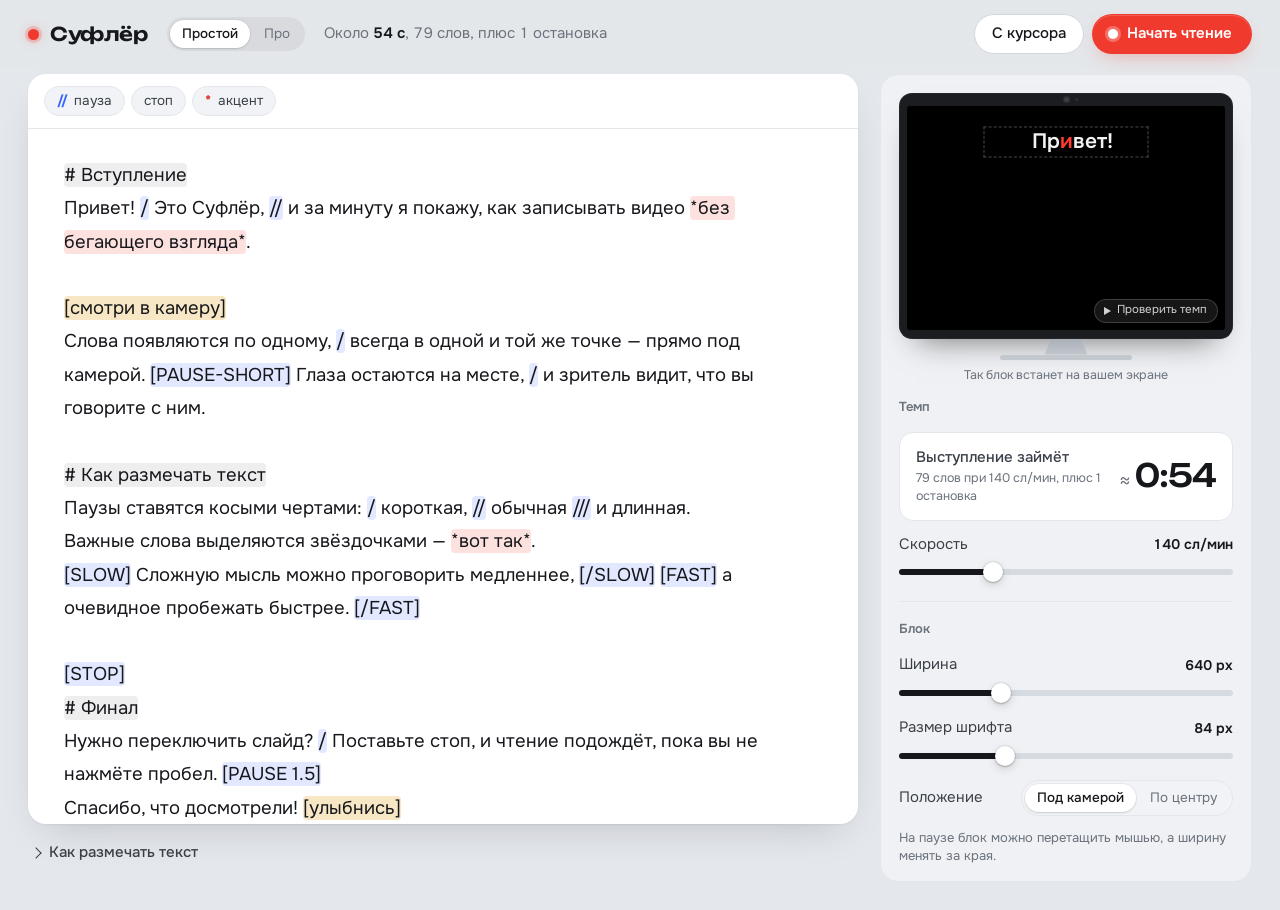
<file: index.html>
<!doctype html>
<html lang="ru">
<head>
  <meta charset="utf-8">
  <meta name="viewport" content="width=device-width, initial-scale=1">
  <title>Суфлёр</title>
  <meta name="description" content="Суфлёр для записи видео: слова по одному в одной точке экрана, темп и паузы задаются разметкой в тексте.">
  <link rel="preconnect" href="https://fonts.googleapis.com">
  <link rel="preconnect" href="https://fonts.gstatic.com" crossorigin>
  <link href="https://fonts.googleapis.com/css2?family=Onest:wght@400;500;600;700&family=Unbounded:wght@500;600&family=Golos+Text:wght@400;600;700&family=PT+Serif:wght@400;700&family=JetBrains+Mono:wght@400;600;700&display=swap" rel="stylesheet">
  <link rel="stylesheet" href="styles.css">
</head>
<body>
  <div class="app" id="app">
    <header class="topbar">
      <div class="brand"><span class="tally" aria-hidden="true"></span><span class="wordmark">Суфлёр</span></div>
      <div class="seg mode-switch" id="mode" role="radiogroup" aria-label="Режим интерфейса">
        <button type="button" data-v="simple" title="Минимум настроек">Простой</button><button type="button" data-v="pro" title="Все настройки">Про</button>
      </div>
      <div class="stats" id="stats" aria-live="polite"></div>
      <div class="actions">
        <button class="btn" id="startCursor" type="button" title="Начать со слова под курсором (⌘/Ctrl + Enter)">С курсора</button>
        <button class="btn btn-rec" id="start" type="button"><span class="rec-dot" aria-hidden="true"></span>Начать чтение</button>
      </div>
    </header>

    <main class="layout">
      <section class="editor-col" aria-label="Текст">
        <div class="sheet">
          <div class="toolbar" id="toolbar" role="toolbar" aria-label="Вставить разметку">
            <button type="button" class="chip" data-simple data-insert="//" title="Пауза на секунду"><span class="glyph">//</span>пауза</button>
            <button type="button" class="chip" data-pro data-insert="/" title="Короткая пауза, 0,5 с"><span class="glyph">/</span>короткая</button>
            <button type="button" class="chip" data-pro data-insert="//" title="Обычная пауза, 1 с"><span class="glyph">//</span>пауза</button>
            <button type="button" class="chip" data-pro data-insert="///" title="Длинная пауза, 2 с"><span class="glyph">///</span>длинная</button>
            <button type="button" class="chip" data-pro data-insert="[PAUSE 2]" title="Пауза точной длины в секундах">пауза 2 с</button>
            <button type="button" class="chip" data-insert="[STOP]" title="Остановиться и ждать пробела">стоп</button>
            <span class="sep" data-pro aria-hidden="true"></span>
            <button type="button" class="chip" data-wrap="*|*" title="Выделить акцент"><span class="glyph glyph-emph">*</span>акцент</button>
            <button type="button" class="chip" data-pro data-wrap="[SLOW] | [/SLOW]" title="Медленнее участок">медленнее</button>
            <button type="button" class="chip" data-pro data-wrap="[FAST] | [/FAST]" title="Быстрее участок">быстрее</button>
            <button type="button" class="chip" data-pro data-insert="[смотри в камеру]" title="Ремарка: видна над словом, не читается"><span class="glyph glyph-cue">[ ]</span>ремарка</button>
            <button type="button" class="chip" data-pro data-line="# " title="Раздел: не показывается, по нему можно перейти"><span class="glyph glyph-sec">#</span>раздел</button>
          </div>

          <div class="editor" id="editorWrap">
            <div class="editor-mirror" id="mirror" aria-hidden="true"></div>
            <textarea id="text" spellcheck="true" aria-label="Текст выступления" placeholder="Вставьте текст выступления. Паузы ставятся косыми чертами: / // ///, акценты звёздочками: *слово*"></textarea>
          </div>
        </div>

        <details class="cheatsheet" id="cheatsheet">
          <summary>Как размечать текст</summary>
          <dl>
            <dt><code>/</code> <code>//</code> <code>///</code></dt><dd>Короткая, обычная и длинная пауза. То же словами: <code>[PAUSE-SHORT]</code> <code>[PAUSE]</code> <code>[PAUSE-LONG]</code></dd>
            <dt data-pro><code>[PAUSE 2.5]</code></dt><dd data-pro>Пауза точной длины в секундах</dd>
            <dt><code>[STOP]</code></dt><dd>Остановка до нажатия пробела. Удобно, чтобы переключить слайд или перевести дыхание</dd>
            <dt><code>*слово*</code></dt><dd>Акцент: слово выделено цветом и показывается чуть дольше. Можно выделить несколько слов</dd>
            <dt data-pro><code>[SLOW]…[/SLOW]</code></dt><dd data-pro>Участок медленнее (×0,75). <code>[FAST]…[/FAST]</code> быстрее (×1,3), <code>[SPEED 0.8]…[/SPEED]</code> задаёт свой множитель</dd>
            <dt data-pro><code>[любой текст]</code></dt><dd data-pro>Ремарка: мелко над словом, читать её не нужно. Например <code>[улыбнись]</code></dd>
            <dt data-pro><code># Заголовок</code></dt><dd data-pro>Раздел. На экране его нет, но на паузе можно перейти к нему и перезаписать дубль</dd>
            <dt>Пустая строка, знаки</dt><dd>Абзацы и знаки препинания сами добавляют паузы<span data-pro>. Их силу меняет настройка «Паузы на знаках»</span></dd>
            <dt data-simple>Ещё</dt><dd data-simple>Замедление, ускорение, ремарки и разделы описаны в режиме «Про». Если они уже есть в тексте, то работают и здесь</dd>
            <dt data-pro>По-русски</dt><dd data-pro>Команды можно писать и так: <code>[ПАУЗА]</code> <code>[ПАУЗА 2]</code> <code>[СТОП]</code> <code>[МЕДЛЕННО]</code> <code>[БЫСТРО]</code></dd>
          </dl>
        </details>
      </section>

      <aside class="settings-col" aria-label="Настройки">
        <figure class="monitor" id="monitor" aria-label="Где на экране будет блок">
          <div class="monitor-body" id="monitorBody">
            <span class="cam" aria-hidden="true"></span>
            <span class="cam-led" aria-hidden="true"></span>
            <div class="monitor-screen" id="monitorScreen">
              <div class="monitor-block" id="monitorBlock"><div class="monitor-word" id="monitorWord"></div></div>
              <button type="button" class="monitor-play" id="monitorPlay">Проверить темп</button>
            </div>
          </div>
          <div class="monitor-stand" aria-hidden="true"></div>
          <figcaption>Так блок встанет на вашем экране</figcaption>
        </figure>

        <fieldset class="group">
          <legend>Темп</legend>
          <div class="duration" aria-live="polite">
            <span class="duration-label">Выступление займёт</span>
            <span class="duration-value"><span class="approx">≈</span><b id="durationValue">0:00</b></span>
            <span class="duration-note" id="durationNote"></span>
          </div>
          <label class="row"><span>Скорость</span><output id="wpmOut"></output>
            <input type="range" id="wpm" min="60" max="360" step="5"></label>
          <div class="row" data-pro><span>Слов за раз</span>
            <div class="seg" id="chunk" role="radiogroup" aria-label="Слов за раз">
              <button type="button" data-v="1">1</button><button type="button" data-v="2">2</button><button type="button" data-v="3">3</button>
            </div></div>
          <label class="row" data-pro><span>Паузы на знаках</span><output id="punctFactorOut"></output>
            <input type="range" id="punctFactor" min="0" max="2.5" step="0.1"></label>
          <label class="switch" data-pro><span>Длинные слова дольше</span><input type="checkbox" id="lengthAware"></label>
          <div class="row pauses" data-pro><span>Паузы, с</span>
            <label title="Короткая: /"><input type="number" id="pShort" min="0" max="10" step="0.1"><small>/</small></label>
            <label title="Обычная: //"><input type="number" id="pMedium" min="0" max="10" step="0.1"><small>//</small></label>
            <label title="Длинная: ///"><input type="number" id="pLong" min="0" max="20" step="0.1"><small>///</small></label>
          </div>
        </fieldset>

        <fieldset class="group">
          <legend>Блок</legend>
          <label class="row"><span>Ширина</span><output id="widthOut"></output>
            <input type="range" id="width" min="160" max="1800" step="10"></label>
          <label class="row"><span>Размер шрифта</span><output id="fontSizeOut"></output>
            <input type="range" id="fontSize" min="24" max="220" step="2"></label>
          <div class="row"><span>Положение</span>
            <div class="seg" id="posPreset" role="radiogroup" aria-label="Положение блока">
              <button type="button" data-v="camera">Под камерой</button><button type="button" data-v="center">По центру</button>
            </div></div>
          <label class="row" data-pro><span>По горизонтали</span><output id="posXOut"></output>
            <input type="range" id="posX" min="0" max="100" step="1"></label>
          <label class="row" data-pro><span>По вертикали</span><output id="posYOut"></output>
            <input type="range" id="posY" min="0" max="100" step="1"></label>
          <p class="hint">На паузе блок можно перетащить мышью, а ширину менять за края.</p>
        </fieldset>

        <fieldset class="group" data-pro>
          <legend>Вид</legend>
          <label class="row"><span>Шрифт</span>
            <select id="font">
              <option value="Onest">Onest</option>
              <option value="Golos Text">Golos Text</option>
              <option value="PT Serif">PT Serif</option>
              <option value="JetBrains Mono">JetBrains Mono</option>
            </select></label>
          <div class="row"><span>Начертание</span>
            <div class="seg" id="weight" role="radiogroup" aria-label="Начертание">
              <button type="button" data-v="400">Обычное</button><button type="button" data-v="600">Жирное</button>
            </div></div>
          <div class="row"><span>Тема</span>
            <div class="seg" id="theme" role="radiogroup" aria-label="Тема">
              <button type="button" data-v="dark">Тёмная</button><button type="button" data-v="light">Светлая</button><button type="button" data-v="amber">Янтарь</button>
            </div></div>
          <div class="row"><span>Выравнивание</span>
            <div class="seg" id="align" role="radiogroup" aria-label="Выравнивание">
              <button type="button" data-v="orp" title="Буква фокуса всегда в одной точке">По фокусу</button><button type="button" data-v="center">По центру</button>
            </div></div>
          <label class="switch"><span>Засечки над буквой фокуса</span><input type="checkbox" id="guides"></label>
          <label class="switch"><span>Рамка блока во время чтения</span><input type="checkbox" id="frame"></label>
          <label class="switch"><span>Зеркально, для суфлёра со стеклом</span><input type="checkbox" id="flip"></label>
        </fieldset>

        <fieldset class="group">
          <legend>Запуск</legend>
          <label class="switch"><span>Бип на обратном отсчёте</span><input type="checkbox" id="beep"></label>
          <div class="row" data-pro><span>Обратный отсчёт</span>
            <div class="seg" id="countdown" role="radiogroup" aria-label="Обратный отсчёт">
              <button type="button" data-v="0">нет</button><button type="button" data-v="3">3 с</button><button type="button" data-v="5">5 с</button>
            </div></div>
          <label class="switch" data-pro><span>Во весь экран</span><input type="checkbox" id="fullscreen"></label>
          <label class="switch" data-pro><span>Полоска прогресса во время чтения</span><input type="checkbox" id="progress"></label>
          <button type="button" class="link" id="reset">Сбросить настройки</button>
        </fieldset>
      </aside>
    </main>
  </div>

  <!-- Сцена чтения -->
  <div class="stage" id="stage" hidden>
    <div class="stage-inner" id="stageInner">
      <div class="block" id="block">
        <div class="cue" id="cue"></div>
        <div class="line" id="line">
          <div class="word" id="word"></div>
          <i class="guide guide-top" aria-hidden="true"></i>
          <i class="guide guide-bottom" aria-hidden="true"></i>
        </div>
        <div class="pausebar" id="pausebar"><i></i></div>
        <span class="handle handle-l" data-handle="l" aria-hidden="true"></span>
        <span class="handle handle-r" data-handle="r" aria-hidden="true"></span>
      </div>
    </div>

    <div class="stage-progress" id="stageProgress"><i></i></div>
    <div class="toast" id="toast" role="status"></div>

    <div class="hud" id="hud">
      <div class="hud-top">
        <div class="hud-where" id="hudWhere"></div>
        <button type="button" class="hud-btn" id="exitStage">Выйти <kbd>Esc</kbd></button>
      </div>
      <div class="hud-panel">
        <div class="hud-sections" id="hudSections"></div>
        <p class="hud-context" id="hudContext"></p>
        <div class="hud-controls">
          <button type="button" class="hud-btn hud-play" id="hudPlay">Продолжить <kbd>Пробел</kbd></button>
          <button type="button" class="hud-btn" id="hudBackSentence">К началу предложения <kbd>⇧←</kbd></button>
          <button type="button" class="hud-btn" id="hudRestart">С начала <kbd>R</kbd></button>
        </div>
        <p class="hud-keys"><kbd>←</kbd><kbd>→</kbd> слово · <kbd>↑</kbd><kbd>↓</kbd> скорость · <kbd>+</kbd><kbd>−</kbd> шрифт · <kbd>[</kbd><kbd>]</kbd> ширина · <kbd>F</kbd> весь экран<span data-pro> · <kbd>M</kbd> зеркало</span></p>
      </div>
    </div>
  </div>

  <script src="parser.js"></script>
  <script src="app.js"></script>
</body>
</html>
</file>
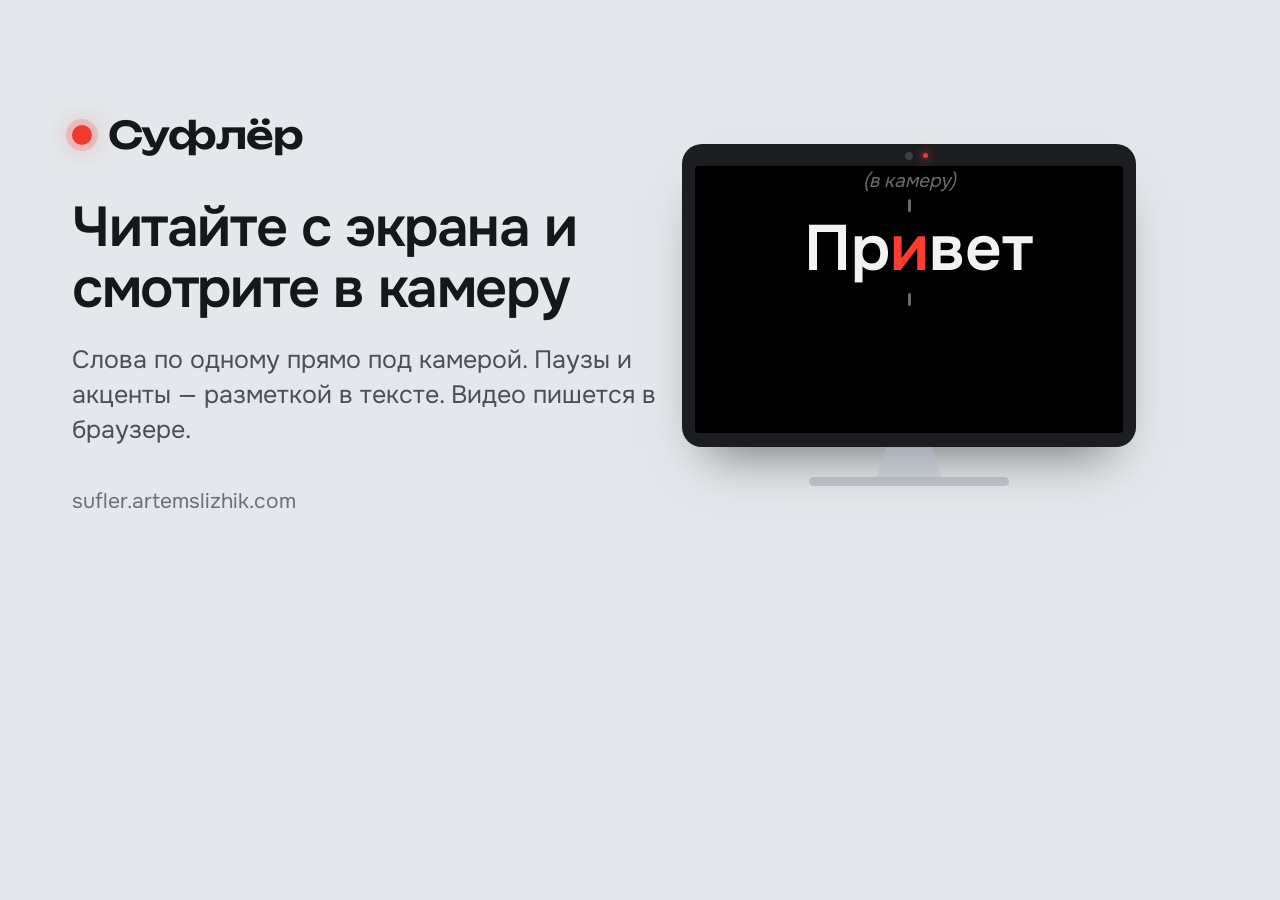
<file: scripts/og.html>
<!doctype html>
<html lang="ru">
<head>
<meta charset="utf-8">
<!-- Исходник OG-картинки (1200×630). Перерисовать: см. README, раздел «SEO». -->
<link href="https://fonts.googleapis.com/css2?family=Onest:wght@400;600&family=Unbounded:wght@600&display=block" rel="stylesheet">
<style>
  * { box-sizing: border-box; margin: 0; }
  html, body { width: 1200px; height: 630px; overflow: hidden; }
  body { background: #e4e7eb; font-family: "Onest", sans-serif; color: #15171b; display: grid; grid-template-columns: 590px 1fr; align-items: center; padding: 0 64px 0 72px; gap: 20px; }
  .brand { display: flex; align-items: center; gap: 16px; font: 600 38px/1 "Unbounded", sans-serif; letter-spacing: -0.02em; }
  .tally { width: 20px; height: 20px; border-radius: 50%; background: #ef3a2d; box-shadow: 0 0 0 6px rgba(239, 58, 45, 0.18), 0 0 22px rgba(239, 58, 45, 0.45); }
  h1 { margin-top: 44px; font-weight: 600; font-size: 56px; line-height: 1.08; letter-spacing: -0.025em; }
  p { margin-top: 24px; font-size: 25px; line-height: 1.4; color: #4a5059; }
  .url { margin-top: 40px; font-size: 21px; color: #6b727c; }
  .monitor { display: flex; flex-direction: column; align-items: center; }
  .body { position: relative; width: 100%; padding: 22px 13px 14px; border-radius: 20px; background: #1b1d21; box-shadow: 0 30px 50px -26px rgba(0, 0, 0, 0.55); }
  .cam { position: absolute; top: 8px; left: 50%; width: 8px; height: 8px; margin-left: -4px; border-radius: 50%; background: #3a3f47; }
  .led { position: absolute; top: 9.5px; left: calc(50% + 14px); width: 5px; height: 5px; border-radius: 50%; background: #ef3a2d; box-shadow: 0 0 8px 2px rgba(239, 58, 45, 0.5); }
  .screen { position: relative; aspect-ratio: 16 / 10; border-radius: 4px; background: #000; }
  .word { position: absolute; left: 0; right: 0; top: 17%; display: grid; grid-template-columns: 1fr auto 1fr; color: #f2f2f2; font-weight: 600; font-size: 64px; line-height: 1.2; }
  .word .pre { text-align: right; } .word .pivot { color: #ff3b30; }
  .tick { position: absolute; left: 50%; width: 3px; height: 13px; margin-left: -1.5px; background: rgba(255, 255, 255, 0.42); border-radius: 2px; }
  .t1 { top: calc(17% - 12px); } .t2 { top: calc(17% + 82px); }
  .cue { position: absolute; left: 0; right: 0; top: calc(17% - 42px); text-align: center; color: rgba(255, 255, 255, 0.42); font-style: italic; font-size: 19px; }
  .neck { width: 18%; height: 30px; background: linear-gradient(#aab0b8, #c3c8cf); clip-path: polygon(22% 0, 78% 0, 90% 100%, 10% 100%); }
  .foot { width: 44%; height: 9px; border-radius: 5px; background: #c3c8cf; }
</style>
</head>
<body>
  <div>
    <div class="brand"><span class="tally"></span>Суфлёр</div>
    <h1>Читайте с экрана и смотрите в камеру</h1>
    <p>Слова по одному прямо под камерой. Паузы и акценты — разметкой в тексте. Видео пишется в браузере.</p>
    <div class="url">sufler.artemslizhik.com</div>
  </div>
  <div class="monitor">
    <div class="body">
      <span class="cam"></span><span class="led"></span>
      <div class="screen">
        <div class="cue">(в камеру)</div>
        <i class="tick t1"></i>
        <div class="word"><span class="pre">Пр</span><span class="pivot">и</span><span class="post">вет</span></div>
        <i class="tick t2"></i>
      </div>
    </div>
    <div class="neck"></div>
    <div class="foot"></div>
  </div>
</body>
</html>
</file>
<file: styles.css>
/* Суфлёр. Палитра — студийное оборудование: алюминий, матово-чёрный корпус монитора,
   красный — только сигнал записи (кнопка, буква фокуса, огонёк камеры). */
:root {
  --canvas: #e4e7eb;
  --panel: #eff1f4;
  --sheet: #ffffff;
  --ink: #15171b;
  --ink-2: #3b4048;
  --muted: #6b727c;
  --line: #d2d7dd;
  --line-soft: #e3e7eb;
  --track: #d6dbe1;
  --chip: #f1f3f6;
  --on: #15171b;
  --knob: #ffffff;
  --tally: #ef3a2d;
  --tally-deep: #cf2a1e;
  --tally-glow: rgba(239, 58, 45, 0.38);
  --focus: #3563ff;
  --metal: #c3c8cf;
  --metal-deep: #aab0b8;
  --bezel: #1b1d21;
  --hl-cmd: rgba(53, 99, 255, 0.15);
  --hl-cue: rgba(222, 160, 20, 0.25);
  --hl-emph: rgba(239, 58, 45, 0.15);
  --hl-sec: rgba(21, 23, 27, 0.07);
  --c-cmd: #3563ff;
  --c-cue: #b57b00;
  --c-emph: #e0352a;
  --shadow-sheet: 0 1px 2px rgba(20, 30, 45, 0.05), 0 16px 40px -18px rgba(20, 30, 45, 0.22);
  --shadow-ctl: 0 1px 2px rgba(20, 30, 45, 0.14), 0 0 0 1px rgba(20, 30, 45, 0.04);
  --r-sheet: 18px;
  --r-card: 14px;
  --r-ctl: 9px;
  --ui: "Onest", system-ui, -apple-system, "Segoe UI", sans-serif;
  --display: "Unbounded", "Onest", system-ui, sans-serif;
  color-scheme: light;
}

@media (prefers-color-scheme: dark) {
  :root {
    --canvas: #111316;
    --panel: #171a1e;
    --sheet: #1c1f24;
    --ink: #eceef1;
    --ink-2: #c7ccd3;
    --muted: #8e96a1;
    --line: #2d3238;
    --line-soft: #24292e;
    --track: #33393f;
    --chip: #23272c;
    --on: #eceef1;
    --knob: #1c1f24;
    --focus: #809dff;
    --metal: #3a3f46;
    --metal-deep: #2c3036;
    --bezel: #08090a;
    --hl-cmd: rgba(128, 157, 255, 0.22);
    --hl-cue: rgba(232, 170, 40, 0.24);
    --hl-emph: rgba(255, 96, 84, 0.22);
    --hl-sec: rgba(255, 255, 255, 0.07);
    --c-cmd: #8aa5ff;
    --c-cue: #e6b44a;
    --c-emph: #ff6b5f;
    --shadow-sheet: 0 1px 2px rgba(0, 0, 0, 0.3), 0 16px 40px -18px rgba(0, 0, 0, 0.7);
    --shadow-ctl: 0 1px 2px rgba(0, 0, 0, 0.5), 0 0 0 1px rgba(255, 255, 255, 0.05);
    color-scheme: dark;
  }
}

* { box-sizing: border-box; }
html, body { margin: 0; min-height: 100%; }
body {
  background: var(--canvas);
  color: var(--ink);
  font: 15px/1.45 var(--ui);
  -webkit-font-smoothing: antialiased;
}
button, input, select, textarea { font: inherit; color: inherit; }
button { cursor: pointer; }
:focus-visible { outline: 2px solid var(--focus); outline-offset: 2px; }
[hidden] { display: none !important; }

/* Режимы: в простом прячем настройки «Про», в «Про» — упрощённые дубли */
body[data-mode="simple"] [data-pro],
body[data-mode="pro"] [data-simple] { display: none !important; }

/* ——— Верхняя панель ——— */
.app { min-height: 100vh; display: flex; flex-direction: column; }
.topbar {
  position: sticky; top: 0; z-index: 5;
  display: flex; align-items: center; gap: 18px;
  padding: 14px 28px;
  background: color-mix(in srgb, var(--canvas) 86%, transparent);
  backdrop-filter: blur(14px);
  -webkit-backdrop-filter: blur(14px);
}
.brand { display: flex; align-items: center; gap: 11px; }
.wordmark { font: 600 19px/1 var(--display); letter-spacing: -0.02em; }
.tally {
  width: 11px; height: 11px; border-radius: 50%;
  background: var(--tally);
  box-shadow: 0 0 0 3px color-mix(in srgb, var(--tally) 20%, transparent), 0 0 12px var(--tally-glow);
}
.stats { flex: 1; min-width: 0; color: var(--muted); font-variant-numeric: tabular-nums; white-space: nowrap; overflow: hidden; text-overflow: ellipsis; }
.stats b { color: var(--ink); font-weight: 600; }
.actions { display: flex; gap: 8px; }

.btn {
  display: inline-flex; align-items: center; gap: 9px;
  height: 40px; padding: 0 17px;
  border: 1px solid var(--line); border-radius: 999px;
  background: var(--sheet);
  font-weight: 500; white-space: nowrap;
  transition: border-color 0.15s, background 0.15s, box-shadow 0.15s;
}
.btn:hover { border-color: var(--muted); }
.btn-rec {
  padding: 0 19px 0 15px;
  border-color: transparent;
  background: var(--tally); color: #fff; font-weight: 600;
  box-shadow: 0 8px 20px -8px var(--tally-glow), inset 0 1px 0 rgba(255, 255, 255, 0.18);
}
.btn-rec:hover { background: var(--tally-deep); border-color: transparent; }
.rec-dot { width: 10px; height: 10px; border-radius: 50%; background: #fff; box-shadow: 0 0 0 3px rgba(255, 255, 255, 0.28); }

/* ——— Раскладка ——— */
.layout {
  flex: 1;
  display: grid;
  grid-template-columns: minmax(0, 1fr) 372px;
  gap: 22px;
  padding: 6px 28px 28px;
  align-items: start;
}
.editor-col { display: flex; flex-direction: column; gap: 12px; min-width: 0; }

/* ——— Лист со сценарием ——— */
.sheet {
  display: flex; flex-direction: column;
  min-height: calc(100vh - 150px);
  background: var(--sheet);
  border-radius: var(--r-sheet);
  box-shadow: var(--shadow-sheet);
  overflow: hidden;
}
.toolbar {
  display: flex; flex-wrap: wrap; align-items: center; gap: 6px;
  padding: 12px 16px;
  border-bottom: 1px solid var(--line-soft);
}
.chip {
  display: inline-flex; align-items: center; gap: 7px;
  height: 30px; padding: 0 12px;
  border: 1px solid var(--line-soft); border-radius: 999px;
  background: var(--chip); color: var(--ink-2);
  font-size: 13.5px;
  transition: background 0.15s, border-color 0.15s, color 0.15s;
}
.chip:hover { background: var(--sheet); border-color: var(--line); color: var(--ink); }
.glyph { font-weight: 700; letter-spacing: -0.03em; color: var(--c-cmd); }
.glyph-emph { color: var(--c-emph); }
.glyph-cue { color: var(--c-cue); letter-spacing: 0; }
.glyph-sec { color: var(--muted); }
.toolbar .sep { width: 1px; height: 18px; background: var(--line); margin: 0 4px; }

/* Редактор: прозрачный textarea поверх слоя с подсветкой разметки */
.editor { position: relative; flex: 1; min-height: 460px; }
.editor-mirror, .editor textarea {
  position: absolute; inset: 0;
  margin: 0; border: 0;
  padding: 30px max(36px, calc((100% - 70ch) / 2)) 56px;
  font: 18.5px/1.8 var(--ui);
  letter-spacing: normal;
  white-space: pre-wrap;
  overflow-wrap: break-word;
  word-break: normal;
  tab-size: 4;
  overflow-y: scroll;
  scrollbar-gutter: stable;
}
.editor-mirror { color: transparent; pointer-events: none; }
.editor textarea { background: transparent; resize: none; outline: none; caret-color: var(--tally); color: var(--ink); }
.editor textarea::placeholder { color: var(--muted); }
.editor-mirror mark { color: transparent; border-radius: 4px; box-decoration-break: clone; -webkit-box-decoration-break: clone; }
.editor-mirror .m-cmd { background: var(--hl-cmd); }
.editor-mirror .m-cue { background: var(--hl-cue); }
.editor-mirror .m-emph { background: var(--hl-emph); }
.editor-mirror .m-sec { background: var(--hl-sec); }

/* ——— Шпаргалка ——— */
.cheatsheet summary {
  list-style: none;
  display: inline-flex; align-items: center; gap: 9px;
  padding: 6px 4px;
  color: var(--ink-2); font-weight: 500;
  cursor: pointer;
}
.cheatsheet summary::-webkit-details-marker { display: none; }
.cheatsheet summary::before {
  content: ""; width: 7px; height: 7px;
  border-right: 1.5px solid currentColor; border-bottom: 1.5px solid currentColor;
  transform: rotate(-45deg); transition: transform 0.15s;
}
.cheatsheet[open] summary::before { transform: rotate(45deg) translate(-2px, -2px); }
.cheatsheet dl {
  display: grid; grid-template-columns: max-content 1fr; gap: 11px 22px;
  margin: 8px 0 0; padding: 18px 20px;
  background: var(--sheet);
  border-radius: var(--r-card);
  border: 1px solid var(--line-soft);
}
.cheatsheet dt { white-space: nowrap; }
.cheatsheet dd { margin: 0; color: var(--muted); max-width: 70ch; }
code {
  font: 12.5px/1 "JetBrains Mono", ui-monospace, monospace;
  padding: 3px 6px; border-radius: 5px;
  background: var(--hl-cmd); color: var(--ink);
}

/* ——— Панель настроек ——— */
.settings-col {
  position: sticky; top: 74px;
  max-height: calc(100vh - 92px);
  overflow-y: auto;
  padding: 18px 18px 22px;
  border-radius: var(--r-sheet);
  background: var(--panel);
  border: 1px solid var(--line-soft);
  display: flex; flex-direction: column;
  scrollbar-width: thin;
}
.group {
  border: 0; margin: 0; padding: 18px 0 2px;
  display: flex; flex-direction: column; gap: 13px;
  border-top: 1px solid var(--line-soft);
  min-width: 0;
}
.monitor + .group { border-top: 0; padding-top: 14px; }
.group + .group { margin-top: 16px; }
.group legend { float: left; width: 100%; padding: 0; margin: 0 0 2px; font-weight: 600; font-size: 13px; color: var(--muted); }
.row { display: grid; grid-template-columns: 1fr auto; align-items: center; gap: 6px 12px; }
.row > span { color: var(--ink-2); }
.row output { font-variant-numeric: tabular-nums; font-weight: 600; font-size: 14px; }
.row input[type="range"] { grid-column: 1 / -1; }
.hint { margin: 0; color: var(--muted); font-size: 13px; line-height: 1.4; }
.link { align-self: flex-start; border: 0; background: none; padding: 2px 0; color: var(--muted); text-decoration: underline; text-underline-offset: 3px; font-size: 13.5px; }
.link:hover { color: var(--ink); }

/* Ползунок: тонкая дорожка с заливкой до значения (--p ставит app.js) */
input[type="range"] {
  --p: 50%;
  -webkit-appearance: none; appearance: none;
  width: 100%; height: 22px; margin: 0;
  background: transparent; cursor: pointer;
}
input[type="range"]::-webkit-slider-runnable-track {
  height: 6px; border-radius: 999px;
  background: linear-gradient(to right, var(--on) 0 var(--p), var(--track) var(--p) 100%);
}
input[type="range"]::-webkit-slider-thumb {
  -webkit-appearance: none;
  width: 20px; height: 20px; margin-top: -7px; border-radius: 50%;
  background: #fff; border: 0;
  box-shadow: 0 1px 2px rgba(0, 0, 0, 0.22), 0 3px 10px rgba(0, 0, 0, 0.14), 0 0 0 1px rgba(0, 0, 0, 0.06);
  transition: transform 0.12s;
}
input[type="range"]:active::-webkit-slider-thumb { transform: scale(1.12); }
input[type="range"]::-moz-range-track { height: 6px; border-radius: 999px; background: var(--track); }
input[type="range"]::-moz-range-progress { height: 6px; border-radius: 999px; background: var(--on); }
input[type="range"]::-moz-range-thumb {
  width: 20px; height: 20px; border: 0; border-radius: 50%; background: #fff;
  box-shadow: 0 1px 2px rgba(0, 0, 0, 0.22), 0 3px 10px rgba(0, 0, 0, 0.14);
}
input[type="range"]:focus-visible { outline: none; }
input[type="range"]:focus-visible::-webkit-slider-thumb { box-shadow: 0 0 0 4px color-mix(in srgb, var(--focus) 40%, transparent), 0 1px 2px rgba(0, 0, 0, 0.22); }

/* Переключатель вместо чекбокса */
.switch { display: flex; align-items: center; justify-content: space-between; gap: 14px; cursor: pointer; color: var(--ink-2); }
.switch input {
  -webkit-appearance: none; appearance: none;
  position: relative; flex: none;
  width: 38px; height: 22px; margin: 0;
  border-radius: 999px; background: var(--track);
  cursor: pointer; transition: background 0.18s;
}
.switch input::before {
  content: ""; position: absolute; top: 2px; left: 2px;
  width: 18px; height: 18px; border-radius: 50%;
  background: #fff; box-shadow: 0 1px 2px rgba(0, 0, 0, 0.25);
  transition: transform 0.18s;
}
.switch input:checked { background: var(--on); }
.switch input:checked::before { transform: translateX(16px); background: var(--knob); }

/* Сегменты */
.seg {
  display: inline-flex; gap: 2px; padding: 3px;
  border-radius: 999px;
  background: var(--chip);
  border: 1px solid var(--line-soft);
}
.seg button {
  height: 28px; padding: 0 12px;
  border: 0; border-radius: 999px;
  background: transparent; color: var(--muted);
  font-size: 13.5px; white-space: nowrap;
  transition: color 0.15s, background 0.15s;
}
.seg button:hover { color: var(--ink); }
.seg button[aria-checked="true"] { background: var(--sheet); color: var(--ink); font-weight: 500; box-shadow: var(--shadow-ctl); }
.mode-switch { background: color-mix(in srgb, var(--ink) 6%, transparent); }

.row select {
  -webkit-appearance: none; appearance: none;
  height: 32px; padding: 0 32px 0 13px;
  border: 1px solid var(--line); border-radius: 999px;
  background: var(--sheet) url("data:image/svg+xml,%3Csvg xmlns='http://www.w3.org/2000/svg' width='10' height='6'%3E%3Cpath d='M1 1l4 4 4-4' fill='none' stroke='%236b727c' stroke-width='1.5' stroke-linecap='round' stroke-linejoin='round'/%3E%3C/svg%3E") no-repeat right 12px center;
}
.pauses { grid-template-columns: 1fr repeat(3, auto); }
.pauses > span { white-space: nowrap; }
.pauses label { display: flex; align-items: center; gap: 4px; }
.pauses input {
  width: 54px; height: 30px; padding: 0 6px;
  border: 1px solid var(--line); border-radius: var(--r-ctl);
  background: var(--sheet); text-align: center; font-variant-numeric: tabular-nums;
}
.pauses small { color: var(--c-cmd); font-weight: 700; font-size: 12px; min-width: 18px; }

/* Время выступления */
.duration {
  display: grid; grid-template-columns: 1fr auto; align-items: center; gap: 1px 12px;
  padding: 14px 16px;
  border-radius: var(--r-card);
  background: var(--sheet);
  border: 1px solid var(--line-soft);
}
.duration-label { color: var(--ink-2); font-weight: 500; }
.duration-note { grid-column: 1; grid-row: 2; color: var(--muted); font-size: 12.5px; }
.duration-value { grid-column: 2; grid-row: 1 / span 2; display: flex; align-items: baseline; gap: 5px; }
.duration-value .approx { color: var(--muted); font-size: 18px; }
.duration-value b { font: 500 32px/1 var(--display); letter-spacing: -0.03em; font-variant-numeric: tabular-nums; }

/* ——— Мини-монитор с камерой ——— */
.monitor { margin: 0; display: flex; flex-direction: column; align-items: center; }
.monitor-body {
  position: relative; width: 100%;
  padding: 13px 8px 9px;
  border-radius: 13px;
  background: var(--bezel);
  box-shadow: 0 0 0 1px rgba(255, 255, 255, 0.04) inset, 0 18px 30px -18px rgba(0, 0, 0, 0.55);
}
.cam { position: absolute; top: 4px; left: 50%; width: 5px; height: 5px; margin-left: -2.5px; border-radius: 50%; background: #3a3f47; box-shadow: 0 0 0 1.5px #25282d; }
.cam-led { position: absolute; top: 5px; left: calc(50% + 9px); width: 3px; height: 3px; border-radius: 50%; background: #2a2d32; transition: background 0.2s, box-shadow 0.2s; }
.monitor.live .cam-led { background: var(--tally); box-shadow: 0 0 6px 1px var(--tally-glow); }
.monitor-screen {
  position: relative;
  aspect-ratio: 16 / 10;
  border-radius: 3px;
  overflow: hidden;
  background: var(--bg); color: var(--fg);
}
.monitor-block {
  position: absolute;
  transform: translate(-50%, -50%);
  outline: 1px dashed color-mix(in srgb, var(--fg) 30%, transparent);
  outline-offset: 2px;
  display: flex; justify-content: center;
}
.monitor.live .monitor-block { outline-color: transparent; }
.monitor-word { white-space: pre; line-height: 1.25; }
.monitor-play {
  position: absolute; right: 7px; bottom: 7px;
  height: 24px; padding: 0 10px 0 9px;
  display: inline-flex; align-items: center; gap: 6px;
  border-radius: 999px;
  border: 1px solid color-mix(in srgb, var(--fg) 18%, transparent);
  background: color-mix(in srgb, var(--fg) 9%, transparent);
  color: color-mix(in srgb, var(--fg) 85%, transparent);
  font-size: 11.5px;
  backdrop-filter: blur(6px);
}
.monitor-play::before { content: ""; border-left: 7px solid currentColor; border-top: 4.5px solid transparent; border-bottom: 4.5px solid transparent; }
.monitor.live .monitor-play::before { border: 0; width: 7px; height: 7px; background: currentColor; border-radius: 1px; }
.monitor-play:hover { background: color-mix(in srgb, var(--fg) 16%, transparent); }
.monitor-stand { position: relative; width: 16%; height: 16px; background: linear-gradient(var(--metal-deep), var(--metal)); clip-path: polygon(22% 0, 78% 0, 90% 100%, 10% 100%); }
.monitor figcaption { position: relative; margin-top: 0; padding-top: 11px; color: var(--muted); font-size: 12.5px; }
.monitor figcaption::before {
  content: ""; position: absolute; top: 0; left: 50%; transform: translateX(-50%);
  width: 132px; height: 5px; border-radius: 3px;
  background: var(--metal);
}

/* ——— Сцена чтения ——— */
.stage, .monitor-screen {
  --bg: #000; --fg: #f2f2f2; --pivot: #ff3b30; --emph: #ffc53d; --dim: rgba(255, 255, 255, 0.42); --hud-bg: rgba(26, 28, 32, 0.78); --hud-line: rgba(255, 255, 255, 0.12);
}
[data-theme="light"] { --bg: #fff; --fg: #111418; --pivot: #d92b20; --emph: #1f5be0; --dim: rgba(0, 0, 0, 0.45); --hud-bg: rgba(246, 247, 249, 0.86); --hud-line: rgba(0, 0, 0, 0.1); }
[data-theme="amber"] { --bg: #000; --fg: #ffc940; --pivot: #ffffff; --emph: #ff7a45; --dim: rgba(255, 201, 64, 0.45); }
.stage {
  position: fixed; inset: 0; z-index: 50;
  background: var(--bg); color: var(--fg);
  font-family: var(--ui);
  user-select: none;
  overflow: hidden;
}
.stage[data-state="playing"], .stage[data-state="countdown"] { cursor: none; }
.stage-inner { position: absolute; inset: 0; }
.stage[data-flip="true"] .stage-inner { transform: scaleX(-1); }

.block { position: absolute; transform: translate(-50%, -50%); padding: 0 16px; touch-action: none; }
.stage[data-frame="true"] .block,
.stage[data-state="paused"] .block,
.stage[data-state="ended"] .block { outline: 1px dashed var(--dim); outline-offset: 8px; border-radius: 4px; }
.stage[data-state="paused"] .block { cursor: grab; }
.stage.dragging .block { cursor: grabbing; }

.line { position: relative; display: flex; align-items: center; justify-content: center; }
.word { width: 100%; white-space: pre; line-height: 1.2; text-align: center; }
.word.orp { display: grid; grid-template-columns: 1fr auto 1fr; }
.word .pre { text-align: right; }
.word .post { text-align: left; }
.word .pivot { color: var(--pivot); }
.word .emph { color: var(--emph); text-decoration: underline; text-decoration-thickness: 0.05em; text-underline-offset: 0.14em; }
.word .pivot.emph { color: var(--pivot); text-decoration-color: var(--emph); }
.word.countdown { color: var(--pivot); font-variant-numeric: tabular-nums; animation: count-in 0.9s ease-out; }
.word.status { color: var(--dim); font-size: 0.36em !important; letter-spacing: 0.01em; }
@keyframes count-in { from { opacity: 0.2; transform: scale(1.18); } to { opacity: 1; transform: scale(1); } }

.guide { position: absolute; left: 50%; width: 2px; height: 0.2em; background: var(--dim); transform: translateX(-50%); display: none; font-style: normal; border-radius: 1px; }
.guide-top { top: -0.12em; }
.guide-bottom { bottom: -0.12em; }
.stage[data-guides="true"][data-align="orp"] .guide { display: block; }

.cue {
  position: absolute; left: 0; right: 0; bottom: 100%;
  text-align: center;
  color: var(--dim);
  font-size: max(14px, 0.26em);
  font-style: italic;
  padding-bottom: 0.55em;
  white-space: nowrap; overflow: hidden; text-overflow: ellipsis;
  opacity: 0; transition: opacity 0.15s;
}
.cue.on { opacity: 1; }
.cue::before { content: "("; } .cue::after { content: ")"; }

.pausebar { position: absolute; left: 30%; right: 30%; top: 100%; height: 3px; margin-top: 0.3em; opacity: 0; }
.pausebar i { display: block; height: 100%; width: 100%; background: var(--dim); border-radius: 2px; transform-origin: center; }
.pausebar.on { opacity: 1; }

.handle { position: absolute; top: 50%; width: 8px; height: 40px; margin-top: -20px; border-radius: 4px; background: var(--dim); display: none; cursor: ew-resize; }
.handle-l { left: -12px; } .handle-r { right: -12px; }
.stage[data-state="paused"] .handle { display: block; }

.stage-progress { position: absolute; left: 0; right: 0; bottom: 0; height: 3px; background: color-mix(in srgb, var(--dim) 30%, transparent); display: none; }
.stage-progress i { display: block; height: 100%; width: 0; background: var(--pivot); }
.stage[data-progress="true"] .stage-progress,
.stage[data-state="paused"] .stage-progress,
.stage[data-state="ended"] .stage-progress { display: block; }

.toast {
  position: absolute; top: 18px; left: 50%; transform: translateX(-50%);
  padding: 8px 15px; border-radius: 999px;
  background: var(--hud-bg); color: var(--fg); border: 1px solid var(--hud-line);
  backdrop-filter: blur(12px); -webkit-backdrop-filter: blur(12px);
  font-size: 14px; font-variant-numeric: tabular-nums;
  opacity: 0; transition: opacity 0.2s; pointer-events: none;
}
.toast.on { opacity: 1; }

/* Панель на паузе */
.hud { position: absolute; inset: 0; pointer-events: none; display: none; }
.stage[data-state="paused"] .hud,
.stage[data-state="ended"] .hud { display: block; }
.hud-top { position: absolute; top: 16px; left: 18px; right: 18px; display: flex; justify-content: space-between; align-items: center; gap: 12px; }
.hud-top > * { pointer-events: auto; }
.hud-where { color: var(--dim); font-size: 14px; font-variant-numeric: tabular-nums; }
.hud-panel {
  position: absolute; left: 50%; bottom: 24px; transform: translateX(-50%);
  width: min(780px, calc(100% - 32px));
  padding: 18px 20px;
  border-radius: 20px;
  background: var(--hud-bg);
  border: 1px solid var(--hud-line);
  backdrop-filter: blur(18px) saturate(140%); -webkit-backdrop-filter: blur(18px) saturate(140%);
  box-shadow: 0 24px 60px -24px rgba(0, 0, 0, 0.7);
  display: flex; flex-direction: column; gap: 14px;
  pointer-events: auto;
}
.hud-context { margin: 0; font-size: 17px; line-height: 1.55; color: var(--dim); max-height: 4.65em; overflow: hidden; }
.hud-context .cur { color: var(--fg); background: color-mix(in srgb, var(--pivot) 28%, transparent); border-radius: 4px; padding: 0 3px; }
.hud-context:empty { display: none; }
.hud-controls { display: flex; flex-wrap: wrap; gap: 8px; }
.hud-btn {
  display: inline-flex; align-items: center; gap: 8px;
  height: 38px; padding: 0 14px;
  border-radius: 999px; border: 1px solid var(--hud-line);
  background: color-mix(in srgb, var(--fg) 5%, transparent); color: var(--fg);
  font-size: 14px;
  transition: background 0.15s, border-color 0.15s;
}
.hud-btn:hover { background: color-mix(in srgb, var(--fg) 10%, transparent); border-color: var(--dim); }
.hud-play { background: var(--pivot); border-color: transparent; color: #fff; font-weight: 600; }
.hud-play:hover { background: var(--pivot); border-color: transparent; filter: brightness(0.92); }
.stage[data-theme="amber"] .hud-play { color: #000; }
.hud-keys { margin: 0; color: var(--dim); font-size: 13px; line-height: 2; }
kbd {
  font: 12px/1 var(--ui);
  padding: 3px 6px; border-radius: 5px;
  border: 1px solid var(--hud-line);
  background: color-mix(in srgb, var(--fg) 8%, transparent);
  margin-right: 2px;
}
.hud-play kbd { border-color: rgba(255, 255, 255, 0.35); background: rgba(255, 255, 255, 0.14); }
.hud-sections { display: flex; flex-wrap: wrap; gap: 6px; }
.hud-sections:empty { display: none; }
.hud-sections button {
  height: 28px; padding: 0 11px; border-radius: 999px;
  border: 1px solid var(--hud-line); background: transparent; color: var(--dim);
  font-size: 13px;
}
.hud-sections button:hover { color: var(--fg); }
.hud-sections button[aria-current="true"] { color: var(--fg); border-color: var(--fg); }

/* ——— Узкие экраны ——— */
@media (max-width: 960px) {
  .layout { grid-template-columns: 1fr; }
  .settings-col { position: static; max-height: none; }
  .sheet { min-height: 70vh; }
}
@media (max-width: 600px) {
  .topbar { flex-wrap: wrap; padding: 10px 16px; gap: 10px; }
  .stats { order: 3; flex-basis: 100%; }
  .actions { margin-left: auto; }
  .btn { padding: 0 13px; height: 38px; }
  .btn-rec { padding: 0 14px 0 12px; }
  .layout { padding: 4px 12px 16px; gap: 14px; }
  .toolbar { padding: 10px 12px; }
  .editor-mirror, .editor textarea { padding: 20px 18px 40px; font-size: 17px; }
  .cheatsheet dl { grid-template-columns: 1fr; gap: 2px; }
  .cheatsheet dd { margin-bottom: 8px; }
  .hud-keys { display: none; }
}

@media (prefers-reduced-motion: reduce) {
  .cue, .toast, .switch input, .switch input::before, .chip, .btn { transition: none; }
  .word.countdown { animation: none; }
}
</file>
